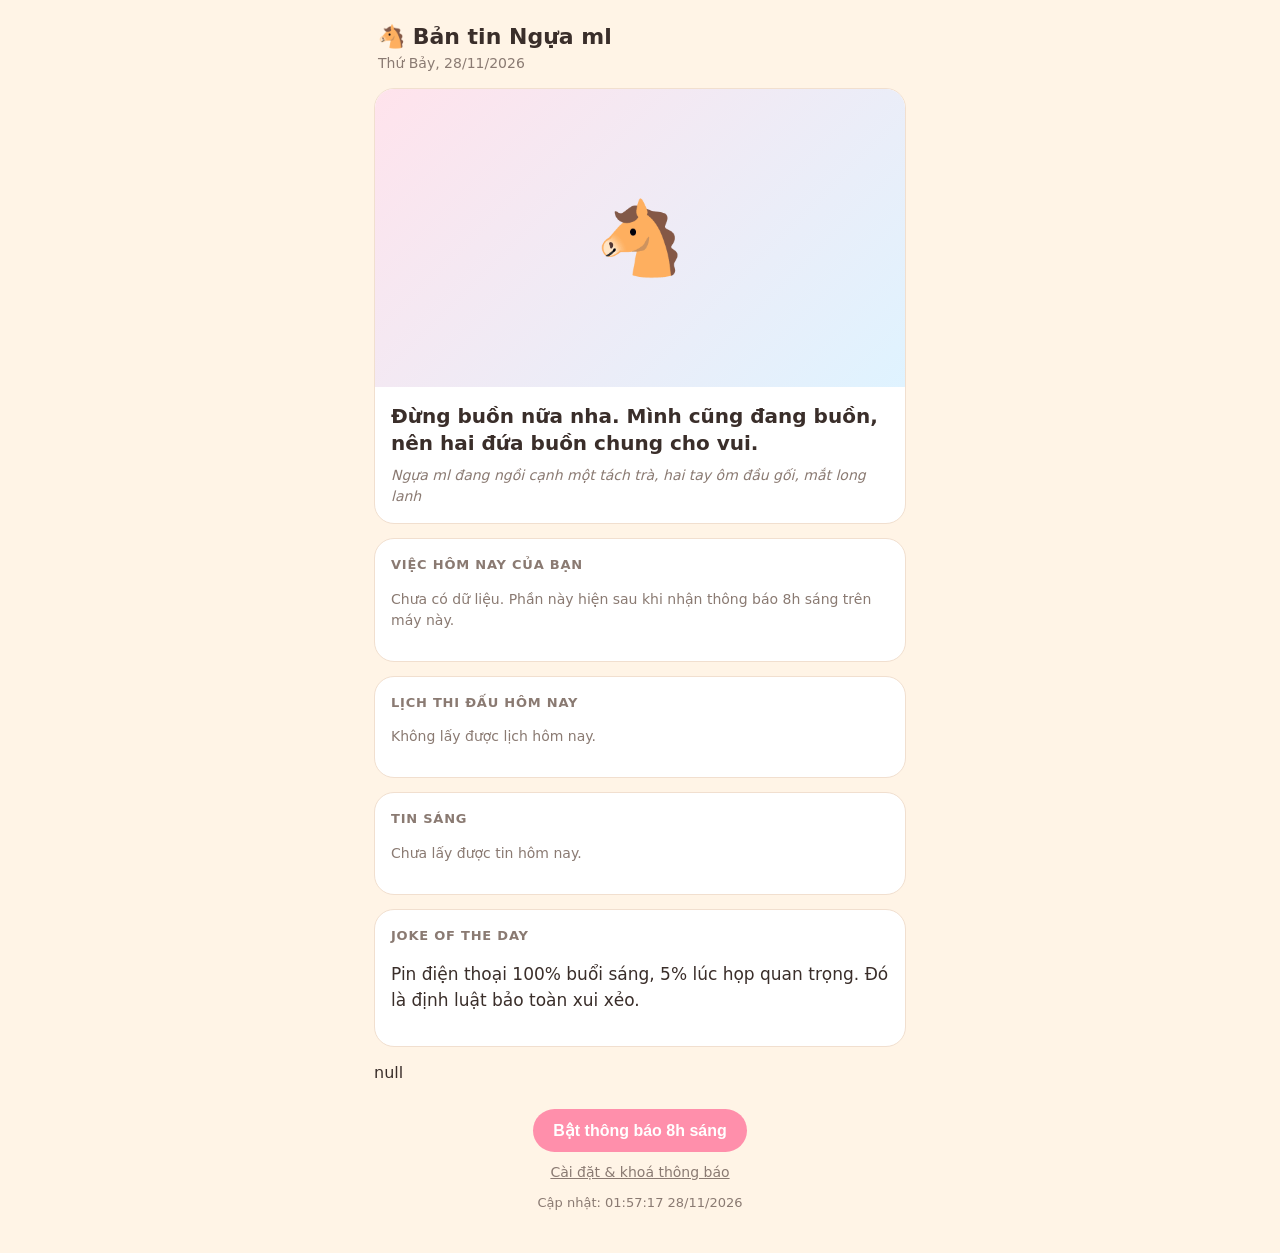
<file: docs/index.html>
<!doctype html>
<html lang="vi">
<head>
  <meta charset="utf-8">
  <meta name="viewport" content="width=device-width, initial-scale=1, viewport-fit=cover">
  <meta name="theme-color" content="#fff4e6">
  <title>Bản tin Ngựa ml</title>
  <link rel="manifest" href="manifest.webmanifest">
  <link rel="apple-touch-icon" href="icons/icon-192.png">
  <link rel="icon" href="icons/icon-192.png">
  <meta name="apple-mobile-web-app-capable" content="yes">
  <meta name="apple-mobile-web-app-title" content="Ngựa ml">
  <link rel="stylesheet" href="style.css">
</head>
<body>
  <header>
    <div class="brand">🐴 Bản tin Ngựa ml</div>
    <div id="date" class="date">Đang tải...</div>
  </header>
  <main id="app" aria-live="polite"></main>
  <footer>
    <button id="btn-push" class="btn">Bật thông báo 8h sáng</button>
    <a href="setup.html" class="link">Cài đặt &amp; khoá thông báo</a>
    <div id="updated" class="muted"></div>
  </footer>
  <script src="config.js"></script>
  <script src="app.js"></script>
</body>
</html>
</file>
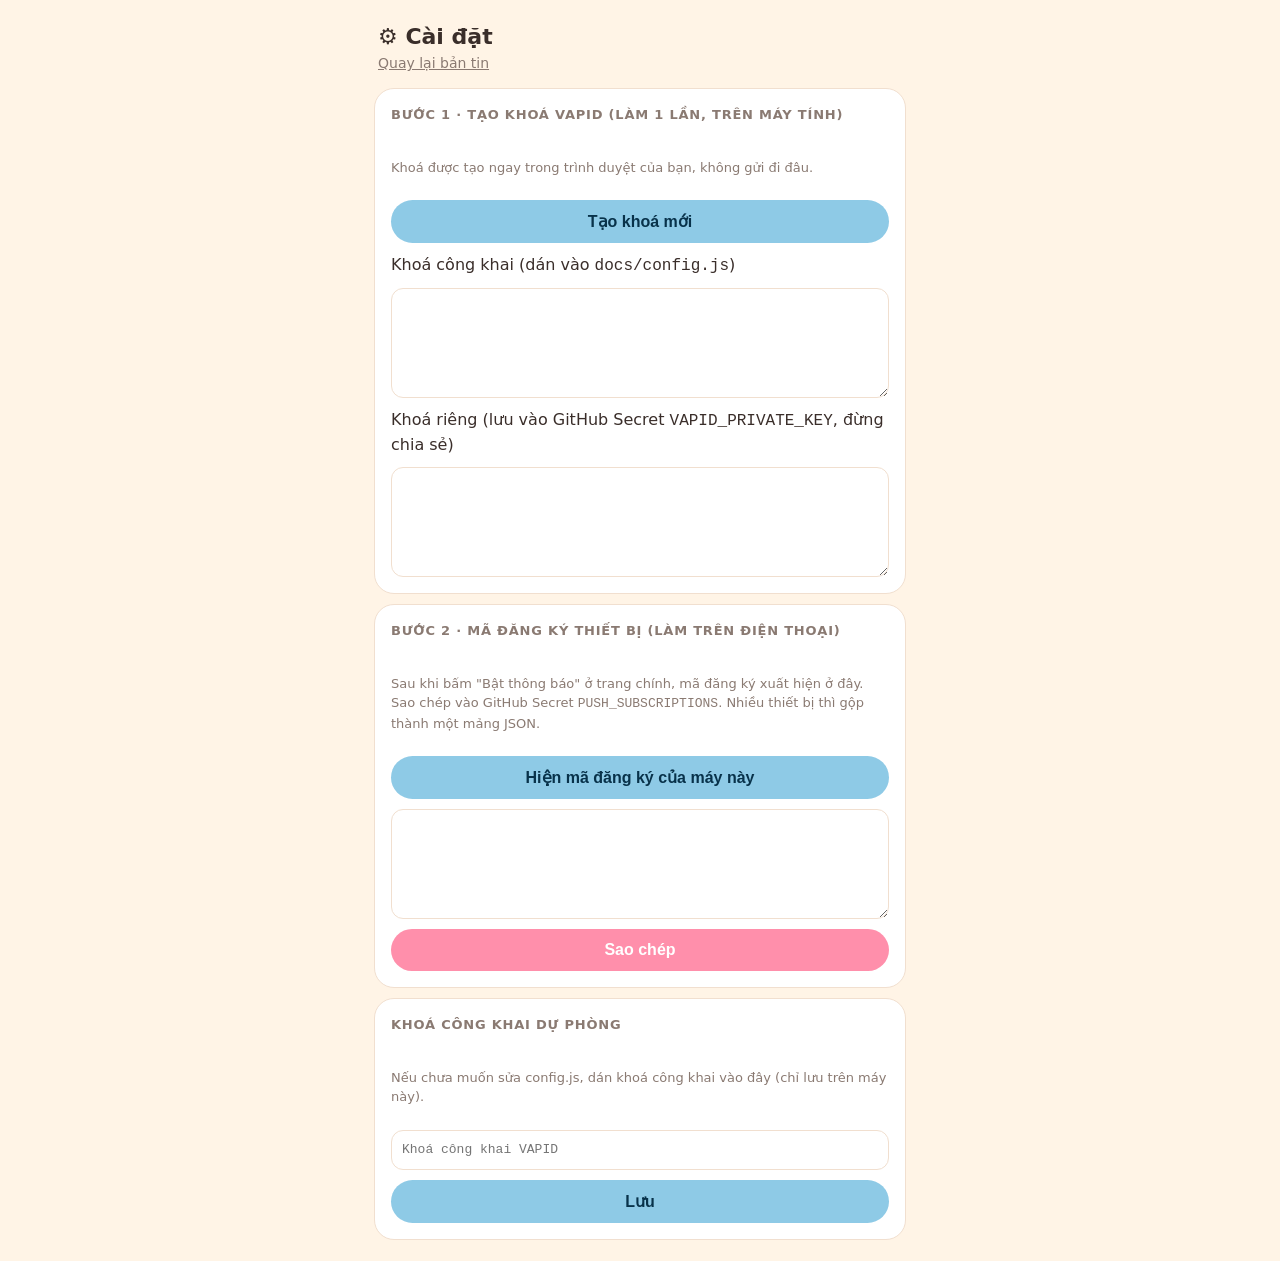
<file: docs/setup.html>
<!doctype html>
<html lang="vi">
<head>
  <meta charset="utf-8">
  <meta name="viewport" content="width=device-width, initial-scale=1">
  <title>Cài đặt · Bản tin Ngựa ml</title>
  <link rel="stylesheet" href="style.css">
</head>
<body>
  <header><div class="brand">⚙️ Cài đặt</div><div class="date"><a class="link" href="./">Quay lại bản tin</a></div></header>
  <main class="stack">
    <section class="card stack">
      <h2>Bước 1 · Tạo khoá VAPID (làm 1 lần, trên máy tính)</h2>
      <p class="muted">Khoá được tạo ngay trong trình duyệt của bạn, không gửi đi đâu.</p>
      <button id="gen" class="btn secondary">Tạo khoá mới</button>
      <label>Khoá công khai (dán vào <code>docs/config.js</code>)</label>
      <textarea id="pub" readonly></textarea>
      <label>Khoá riêng (lưu vào GitHub Secret <code>VAPID_PRIVATE_KEY</code>, đừng chia sẻ)</label>
      <textarea id="priv" readonly></textarea>
    </section>

    <section class="card stack">
      <h2>Bước 2 · Mã đăng ký thiết bị (làm trên điện thoại)</h2>
      <p class="muted">Sau khi bấm "Bật thông báo" ở trang chính, mã đăng ký xuất hiện ở đây. Sao chép vào GitHub Secret <code>PUSH_SUBSCRIPTIONS</code>. Nhiều thiết bị thì gộp thành một mảng JSON.</p>
      <button id="show" class="btn secondary">Hiện mã đăng ký của máy này</button>
      <textarea id="sub" readonly></textarea>
      <button id="copy" class="btn">Sao chép</button>
    </section>

    <section class="card stack">
      <h2>Khoá công khai dự phòng</h2>
      <p class="muted">Nếu chưa muốn sửa config.js, dán khoá công khai vào đây (chỉ lưu trên máy này).</p>
      <input id="pubfallback" type="text" placeholder="Khoá công khai VAPID">
      <button id="savepub" class="btn secondary">Lưu</button>
    </section>
  </main>
  <script>
    const $ = (s) => document.querySelector(s);
    const b64url = (buf) => btoa(String.fromCharCode(...new Uint8Array(buf))).replace(/\+/g, "-").replace(/\//g, "_").replace(/=+$/, "");
    const fromB64url = (s) => Uint8Array.from(atob(s.replace(/-/g, "+").replace(/_/g, "/")), (c) => c.charCodeAt(0));

    $("#gen").onclick = async () => {
      const kp = await crypto.subtle.generateKey({ name: "ECDSA", namedCurve: "P-256" }, true, ["sign", "verify"]);
      const jwk = await crypto.subtle.exportKey("jwk", kp.privateKey);
      const pub = new Uint8Array([4, ...fromB64url(jwk.x), ...fromB64url(jwk.y)]); // điểm không nén 65 byte
      $("#pub").value = b64url(pub);
      $("#priv").value = jwk.d; // 32 byte base64url, định dạng pywebpush nhận được
    };
    $("#show").onclick = () => { $("#sub").value = localStorage.getItem("push_sub") || "Chưa có. Hãy bật thông báo ở trang chính trên điện thoại trước."; };
    $("#copy").onclick = async () => { await navigator.clipboard.writeText($("#sub").value); $("#copy").textContent = "Đã chép"; };
    $("#savepub").onclick = () => { localStorage.setItem("vapid_pub", $("#pubfallback").value.trim()); $("#savepub").textContent = "Đã lưu"; };
  </script>
</body>
</html>
</file>
<file: docs/style.css>
:root {
  --bg: #fff4e6;
  --card: #ffffff;
  --ink: #3a2e2a;
  --muted: #8a7a72;
  --accent: #ff8fab;
  --accent-2: #8ecae6;
  --line: #f1dfcf;
  --radius: 20px;
}
@media (prefers-color-scheme: dark) {
  :root { --bg: #1f1a1d; --card: #2a2327; --ink: #f6e9e2; --muted: #a8979a; --line: #3b3237; }
}
* { box-sizing: border-box; }
body {
  margin: 0; background: var(--bg); color: var(--ink);
  font: 16px/1.5 system-ui, -apple-system, "Segoe UI", Roboto, sans-serif;
  padding: env(safe-area-inset-top) 0 env(safe-area-inset-bottom);
}
header { padding: 20px 18px 6px; max-width: 560px; margin: 0 auto; }
.brand { font-weight: 800; font-size: 22px; }
.date { color: var(--muted); font-size: 14px; }
main { max-width: 560px; margin: 0 auto; padding: 8px 14px 24px; display: grid; gap: 14px; }
.card { background: var(--card); border: 1px solid var(--line); border-radius: var(--radius); padding: 16px; }
.card h2 { margin: 0 0 10px; font-size: 13px; letter-spacing: .06em; text-transform: uppercase; color: var(--muted); }
.quote-card { padding: 0; overflow: hidden; }
.quote-img { width: 100%; aspect-ratio: 1/1; object-fit: cover; display: block; background: #ffe3ec; }
.quote-fallback { aspect-ratio: 16/9; display: grid; place-items: center; font-size: 72px; background: linear-gradient(135deg, #ffe3ec, #dff3ff); }
.quote-body { padding: 16px; }
.quote-text { font-size: 20px; font-weight: 700; line-height: 1.35; margin: 0 0 8px; }
.quote-action { color: var(--muted); font-size: 14px; font-style: italic; margin: 0; }
.item { padding: 10px 0; border-top: 1px dashed var(--line); }
.item:first-of-type { border-top: 0; padding-top: 0; }
.item:last-child { padding-bottom: 0; }
.tag { display: inline-block; font-size: 11px; font-weight: 700; padding: 2px 8px; border-radius: 99px; background: var(--accent-2); color: #08324a; margin-right: 6px; }
.time { font-variant-numeric: tabular-nums; font-weight: 700; margin-right: 8px; }
.item .title { font-weight: 600; }
.item .sub { color: var(--muted); font-size: 14px; }
.joke { font-size: 17px; }
.muted { color: var(--muted); font-size: 13px; }
.private-empty { color: var(--muted); font-size: 14px; }
.sources a { color: var(--muted); font-size: 12px; margin-right: 10px; }
footer { max-width: 560px; margin: 0 auto; padding: 0 14px 40px; display: grid; gap: 10px; justify-items: center; text-align: center; }
.btn { appearance: none; border: 0; background: var(--accent); color: #fff; font-weight: 700; font-size: 16px; padding: 12px 20px; border-radius: 99px; cursor: pointer; }
.btn.secondary { background: var(--accent-2); color: #08324a; }
.btn[disabled] { opacity: .6; }
.link { color: var(--muted); font-size: 14px; }
textarea, input[type=text] { width: 100%; padding: 10px; border-radius: 12px; border: 1px solid var(--line); background: var(--card); color: var(--ink); font: 13px/1.4 ui-monospace, Menlo, monospace; }
textarea { min-height: 110px; }
.stack { display: grid; gap: 10px; }
.warn { background: #fff0c2; color: #5b4500; padding: 10px 12px; border-radius: 12px; font-size: 14px; }
</file>
